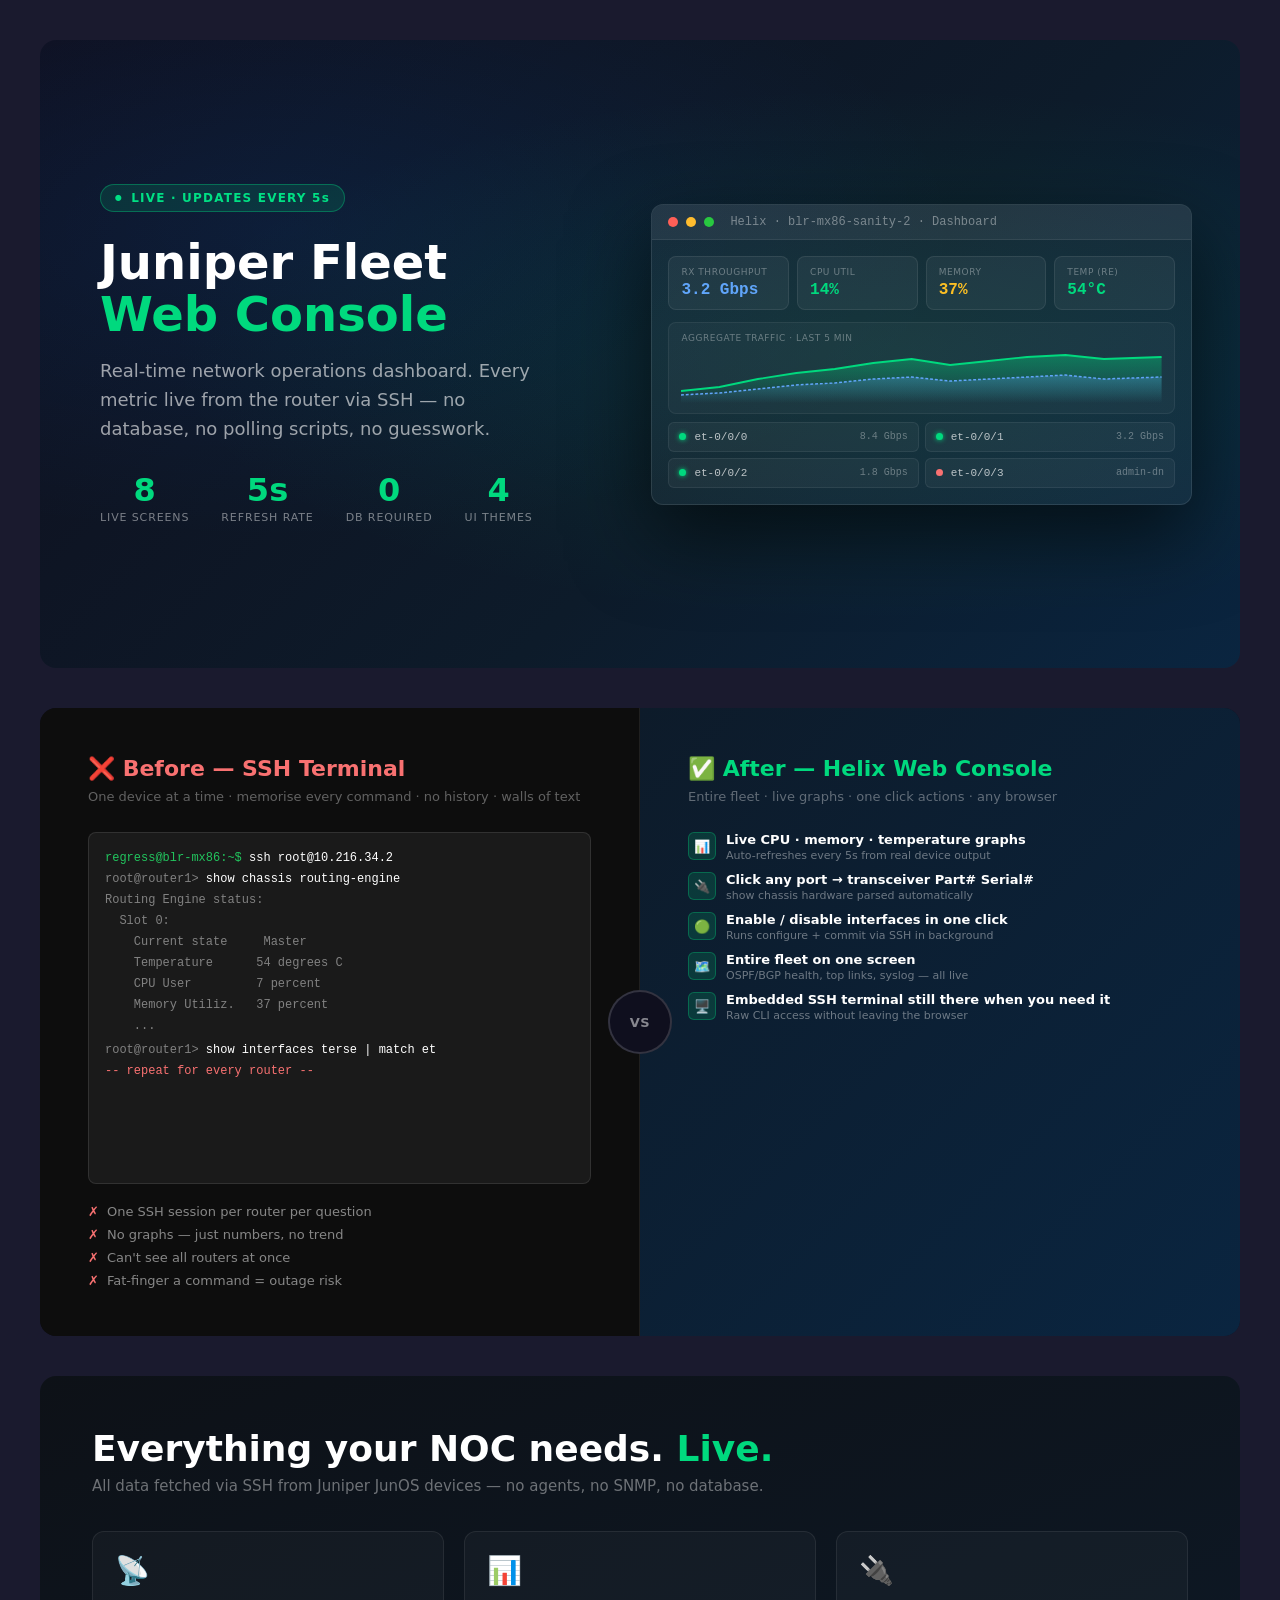
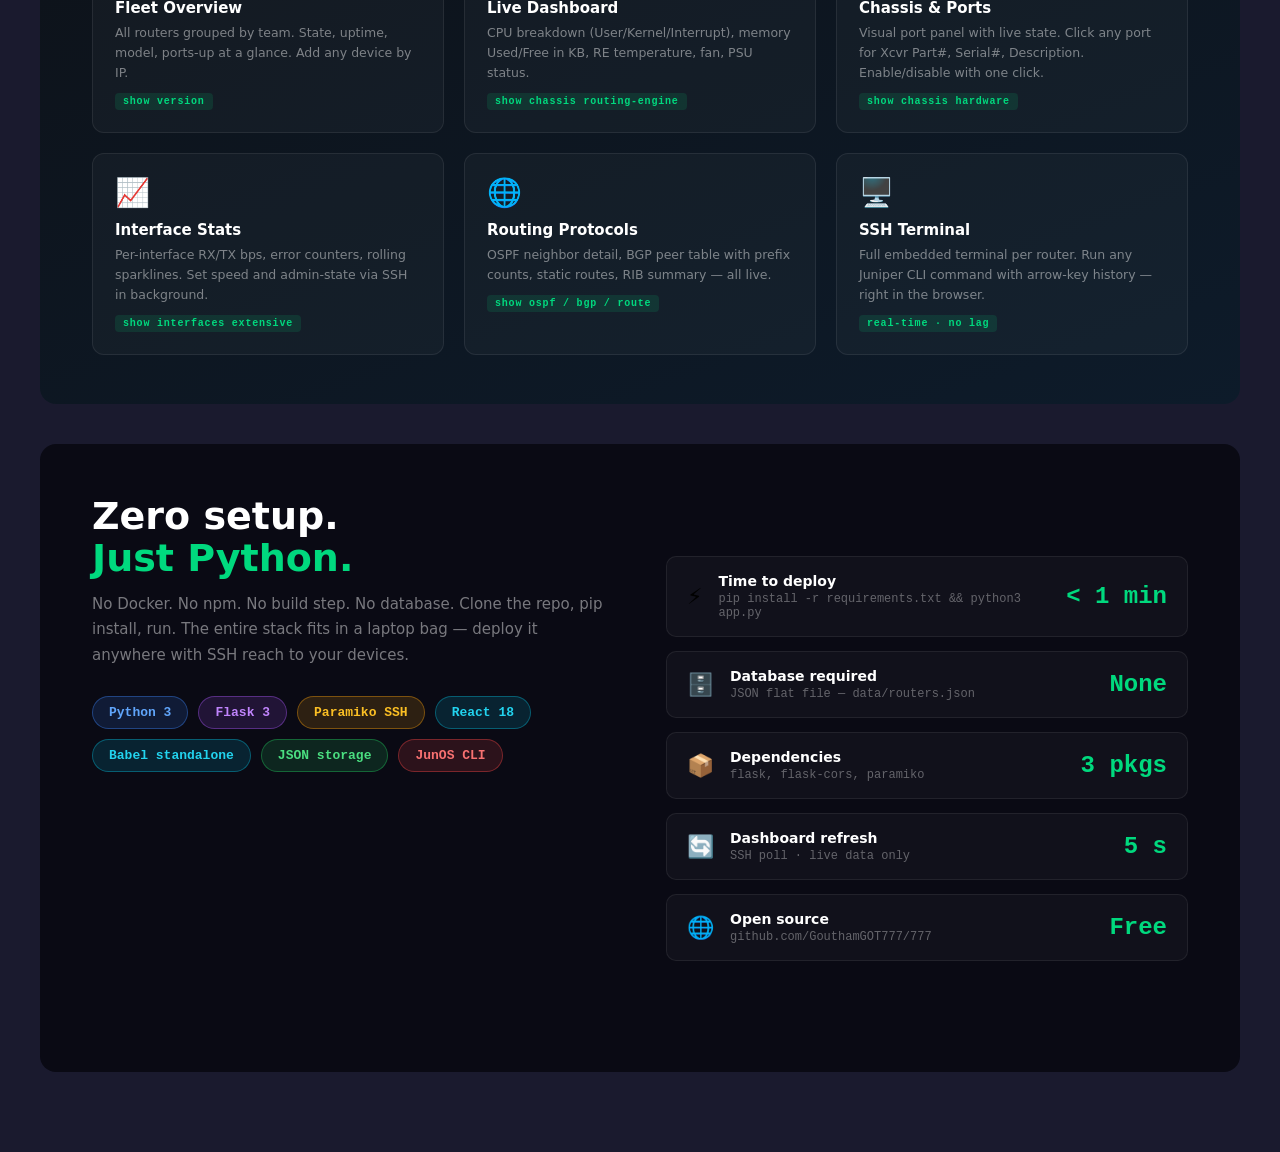
<file: static/linkedin-preview.html>
<!DOCTYPE html>
<html lang="en">
<head>
<meta charset="UTF-8"/>
<meta name="viewport" content="width=1200"/>
<title>LinkedIn Preview Cards</title>
<style>
  * { box-sizing: border-box; margin: 0; padding: 0; }
  body { background: #1a1a2e; font-family: 'Segoe UI', system-ui, sans-serif; padding: 40px; }
  .page { width: 1200px; margin: 0 auto; }
  h1 { color: #fff; margin-bottom: 32px; font-size: 28px; }

  /* ── Card 1: Hero ── */
  .hero {
    width: 1200px; height: 628px;
    background: linear-gradient(135deg, #0f0f1e 0%, #0d1b2a 60%, #0a2540 100%);
    border-radius: 16px;
    display: flex; align-items: center; justify-content: center;
    position: relative; overflow: hidden;
    margin-bottom: 40px;
  }
  .hero::before {
    content: "";
    position: absolute; inset: 0;
    background: radial-gradient(ellipse at 70% 50%, rgba(0,180,120,0.12) 0%, transparent 60%),
                radial-gradient(ellipse at 20% 30%, rgba(0,120,255,0.10) 0%, transparent 50%);
  }
  .hero-left {
    flex: 1; padding: 60px;
    position: relative; z-index: 2;
  }
  .hero-badge {
    display: inline-flex; align-items: center; gap: 8px;
    background: rgba(0,200,120,0.15); border: 1px solid rgba(0,200,120,0.4);
    color: #00e084; font-size: 12px; font-weight: 700; letter-spacing: 0.1em;
    padding: 6px 14px; border-radius: 20px; margin-bottom: 24px;
  }
  .hero-badge::before { content: "●"; font-size: 8px; animation: pulse 1.5s infinite; }
  @keyframes pulse { 0%,100%{opacity:1} 50%{opacity:0.3} }
  .hero h2 { font-size: 48px; font-weight: 800; color: #fff; line-height: 1.1; margin-bottom: 16px; }
  .hero h2 span { color: #00d97e; }
  .hero p { font-size: 18px; color: rgba(255,255,255,0.6); line-height: 1.6; max-width: 440px; margin-bottom: 28px; }
  .hero-stats {
    display: flex; gap: 32px;
  }
  .stat { text-align: center; }
  .stat .num { font-size: 32px; font-weight: 800; color: #00d97e; font-variant-numeric: tabular-nums; }
  .stat .lbl { font-size: 11px; color: rgba(255,255,255,0.45); text-transform: uppercase; letter-spacing: 0.08em; margin-top: 2px; }

  .hero-right {
    flex: 1.1; padding: 32px 48px 32px 0;
    position: relative; z-index: 2;
  }
  .mock-window {
    background: rgba(255,255,255,0.04);
    border: 1px solid rgba(255,255,255,0.1);
    border-radius: 12px;
    overflow: hidden;
    box-shadow: 0 32px 80px rgba(0,0,0,0.6);
  }
  .mock-bar {
    background: rgba(255,255,255,0.06);
    padding: 10px 16px;
    display: flex; align-items: center; gap: 8px;
    border-bottom: 1px solid rgba(255,255,255,0.07);
  }
  .dot { width: 10px; height: 10px; border-radius: 50%; }
  .dot.r { background: #ff5f57; }
  .dot.y { background: #febc2e; }
  .dot.g { background: #28c840; }
  .mock-bar .title { font-size: 12px; color: rgba(255,255,255,0.4); margin-left: 8px; font-family: monospace; }
  .mock-body { padding: 16px; }

  /* mini dashboard mock */
  .mini-stats { display: grid; grid-template-columns: repeat(4,1fr); gap: 8px; margin-bottom: 12px; }
  .mini-stat {
    background: rgba(255,255,255,0.05);
    border: 1px solid rgba(255,255,255,0.08);
    border-radius: 8px; padding: 10px 12px;
  }
  .mini-stat .mlbl { font-size: 9px; color: rgba(255,255,255,0.35); text-transform: uppercase; letter-spacing: 0.06em; margin-bottom: 4px; }
  .mini-stat .mval { font-size: 16px; font-weight: 700; font-family: monospace; }
  .mini-stat.green .mval { color: #00d97e; }
  .mini-stat.yellow .mval { color: #fbbf24; }
  .mini-stat.blue .mval { color: #60a5fa; }
  .mini-stat.red .mval { color: #f87171; }

  .mini-chart { background: rgba(255,255,255,0.03); border: 1px solid rgba(255,255,255,0.06); border-radius: 8px; padding: 10px 12px; margin-bottom: 8px; }
  .mini-chart .clbl { font-size: 9px; color: rgba(255,255,255,0.35); text-transform: uppercase; letter-spacing: 0.06em; margin-bottom: 8px; }
  .mini-chart svg { display: block; }

  .mini-ifaces { display: grid; grid-template-columns: 1fr 1fr; gap: 6px; }
  .mini-iface {
    background: rgba(255,255,255,0.04);
    border: 1px solid rgba(255,255,255,0.07);
    border-radius: 6px; padding: 8px 10px;
    display: flex; align-items: center; gap: 8px;
  }
  .mini-iface .idot { width: 7px; height: 7px; border-radius: 50%; flex-shrink: 0; }
  .mini-iface .idot.up { background: #00d97e; box-shadow: 0 0 5px #00d97e; }
  .mini-iface .idot.down { background: #f87171; }
  .mini-iface .iname { font-family: monospace; font-size: 11px; color: rgba(255,255,255,0.7); flex: 1; }
  .mini-iface .irate { font-family: monospace; font-size: 10px; color: rgba(255,255,255,0.35); }

  /* ── Card 2: Before/After ── */
  .compare {
    width: 1200px; height: 628px;
    background: #0f0f1e;
    border-radius: 16px;
    display: grid; grid-template-columns: 1fr 1fr;
    overflow: hidden; margin-bottom: 40px;
    position: relative;
  }
  .compare-label {
    position: absolute; top: 50%; left: 50%; transform: translate(-50%,-50%);
    z-index: 10; background: #0f0f1e; border: 2px solid rgba(255,255,255,0.15);
    border-radius: 50%; width: 64px; height: 64px;
    display: flex; align-items: center; justify-content: center;
    color: rgba(255,255,255,0.5); font-size: 13px; font-weight: 700; letter-spacing: 0.04em;
  }
  .before {
    background: #0d0d0d;
    padding: 48px;
    display: flex; flex-direction: column;
    border-right: 1px solid rgba(255,255,255,0.08);
  }
  .before h3 { color: #f87171; font-size: 22px; font-weight: 800; margin-bottom: 8px; }
  .before .sub { color: rgba(255,255,255,0.35); font-size: 13px; margin-bottom: 28px; }
  .terminal {
    background: #1a1a1a;
    border: 1px solid rgba(255,255,255,0.1);
    border-radius: 8px;
    padding: 16px;
    font-family: monospace;
    font-size: 12px;
    flex: 1;
    overflow: hidden;
  }
  .terminal .prompt { color: #22c55e; }
  .terminal .cmd { color: #fff; }
  .terminal .out { color: rgba(255,255,255,0.45); }
  .terminal .out.err { color: #f87171; }
  .terminal .line { margin-bottom: 3px; line-height: 1.5; }
  .before-pains {
    margin-top: 20px; display: flex; flex-direction: column; gap: 8px;
  }
  .pain { display: flex; align-items: center; gap: 8px; color: rgba(255,255,255,0.5); font-size: 13px; }
  .pain::before { content: "✗"; color: #f87171; font-weight: 700; }

  .after {
    background: linear-gradient(135deg, #0d1b2a, #0a2540);
    padding: 48px;
    display: flex; flex-direction: column;
  }
  .after h3 { color: #00d97e; font-size: 22px; font-weight: 800; margin-bottom: 8px; }
  .after .sub { color: rgba(255,255,255,0.35); font-size: 13px; margin-bottom: 28px; }
  .after-gains { display: flex; flex-direction: column; gap: 10px; flex: 1; }
  .gain { display: flex; align-items: flex-start; gap: 10px; }
  .gain-icon { width: 28px; height: 28px; border-radius: 6px; background: rgba(0,217,126,0.15); border: 1px solid rgba(0,217,126,0.3); display: flex; align-items: center; justify-content: center; font-size: 13px; flex-shrink: 0; }
  .gain-text .gt { color: #fff; font-size: 13px; font-weight: 600; margin-bottom: 2px; }
  .gain-text .gs { color: rgba(255,255,255,0.4); font-size: 11px; }

  /* ── Card 3: Feature grid ── */
  .features {
    width: 1200px; height: 628px;
    background: linear-gradient(160deg, #0d1117 0%, #0d1b2a 100%);
    border-radius: 16px; padding: 52px;
    margin-bottom: 40px;
  }
  .features h2 { font-size: 36px; font-weight: 800; color: #fff; margin-bottom: 8px; }
  .features h2 span { color: #00d97e; }
  .features .fsub { color: rgba(255,255,255,0.4); font-size: 15px; margin-bottom: 36px; }
  .feat-grid { display: grid; grid-template-columns: repeat(3, 1fr); gap: 20px; }
  .feat {
    background: rgba(255,255,255,0.03);
    border: 1px solid rgba(255,255,255,0.08);
    border-radius: 12px; padding: 22px;
    transition: border-color 0.2s;
  }
  .feat .ficon { font-size: 28px; margin-bottom: 12px; }
  .feat .ftitle { color: #fff; font-size: 15px; font-weight: 700; margin-bottom: 6px; }
  .feat .fdesc { color: rgba(255,255,255,0.45); font-size: 12.5px; line-height: 1.6; }
  .feat .ftag { display: inline-block; background: rgba(0,217,126,0.12); color: #00d97e; font-size: 10px; font-weight: 700; letter-spacing: 0.08em; padding: 3px 8px; border-radius: 4px; margin-top: 10px; font-family: monospace; }

  /* ── Card 4: Stack ── */
  .stack-card {
    width: 1200px; height: 628px;
    background: #0a0a14;
    border-radius: 16px; padding: 52px;
    display: grid; grid-template-columns: 1fr 1fr; gap: 52px;
    margin-bottom: 40px;
  }
  .stack-left h2 { font-size: 38px; font-weight: 800; color: #fff; margin-bottom: 12px; line-height: 1.1; }
  .stack-left h2 span { color: #00d97e; }
  .stack-left p { color: rgba(255,255,255,0.45); font-size: 15px; line-height: 1.7; margin-bottom: 28px; }
  .stack-pills { display: flex; flex-wrap: wrap; gap: 10px; }
  .spill {
    padding: 8px 16px; border-radius: 20px; font-size: 13px; font-weight: 700;
    font-family: monospace;
  }
  .spill.py { background: rgba(59,130,246,0.15); border: 1px solid rgba(59,130,246,0.4); color: #60a5fa; }
  .spill.react { background: rgba(6,182,212,0.15); border: 1px solid rgba(6,182,212,0.4); color: #22d3ee; }
  .spill.flask { background: rgba(168,85,247,0.15); border: 1px solid rgba(168,85,247,0.4); color: #c084fc; }
  .spill.ssh { background: rgba(245,158,11,0.15); border: 1px solid rgba(245,158,11,0.4); color: #fbbf24; }
  .spill.json { background: rgba(34,197,94,0.15); border: 1px solid rgba(34,197,94,0.4); color: #4ade80; }
  .spill.jun { background: rgba(239,68,68,0.15); border: 1px solid rgba(239,68,68,0.4); color: #f87171; }

  .stack-right { display: flex; flex-direction: column; gap: 14px; justify-content: center; }
  .metric-row {
    background: rgba(255,255,255,0.03);
    border: 1px solid rgba(255,255,255,0.07);
    border-radius: 10px; padding: 16px 20px;
    display: flex; align-items: center; gap: 16px;
  }
  .metric-row .mic { font-size: 22px; }
  .metric-row .mmt { flex: 1; }
  .metric-row .mmt .mn { color: #fff; font-size: 14px; font-weight: 600; margin-bottom: 3px; }
  .metric-row .mmt .ms { color: rgba(255,255,255,0.35); font-size: 12px; font-family: monospace; }
  .metric-row .mv { font-size: 24px; font-weight: 800; color: #00d97e; font-family: monospace; }
</style>
</head>
<body>
<div class="page">

<!-- CARD 1: Hero dashboard -->
<div class="hero">
  <div class="hero-left">
    <div class="hero-badge">LIVE · UPDATES EVERY 5s</div>
    <h2>Juniper Fleet<br/><span>Web Console</span></h2>
    <p>Real-time network operations dashboard. Every metric live from the router via SSH — no database, no polling scripts, no guesswork.</p>
    <div class="hero-stats">
      <div class="stat"><div class="num">8</div><div class="lbl">Live screens</div></div>
      <div class="stat"><div class="num">5s</div><div class="lbl">Refresh rate</div></div>
      <div class="stat"><div class="num">0</div><div class="lbl">DB required</div></div>
      <div class="stat"><div class="num">4</div><div class="lbl">UI themes</div></div>
    </div>
  </div>
  <div class="hero-right">
    <div class="mock-window">
      <div class="mock-bar">
        <div class="dot r"></div><div class="dot y"></div><div class="dot g"></div>
        <div class="title">Helix · blr-mx86-sanity-2 · Dashboard</div>
      </div>
      <div class="mock-body">
        <div class="mini-stats">
          <div class="mini-stat blue"><div class="mlbl">RX Throughput</div><div class="mval">3.2 Gbps</div></div>
          <div class="mini-stat green"><div class="mlbl">CPU util</div><div class="mval">14%</div></div>
          <div class="mini-stat yellow"><div class="mlbl">Memory</div><div class="mval">37%</div></div>
          <div class="mini-stat green"><div class="mlbl">Temp (RE)</div><div class="mval">54°C</div></div>
        </div>
        <div class="mini-chart">
          <div class="clbl">Aggregate traffic · last 5 min</div>
          <svg width="100%" height="52" viewBox="0 0 500 52" preserveAspectRatio="none">
            <defs>
              <linearGradient id="g1" x1="0" y1="0" x2="0" y2="1">
                <stop offset="0%" stop-color="#00d97e" stop-opacity="0.4"/>
                <stop offset="100%" stop-color="#00d97e" stop-opacity="0"/>
              </linearGradient>
              <linearGradient id="g2" x1="0" y1="0" x2="0" y2="1">
                <stop offset="0%" stop-color="#60a5fa" stop-opacity="0.3"/>
                <stop offset="100%" stop-color="#60a5fa" stop-opacity="0"/>
              </linearGradient>
            </defs>
            <path d="M0,40 L40,36 L80,28 L120,22 L160,18 L200,12 L240,8 L280,14 L320,10 L360,6 L400,4 L440,8 L500,6 L500,52 L0,52Z" fill="url(#g1)"/>
            <path d="M0,40 L40,36 L80,28 L120,22 L160,18 L200,12 L240,8 L280,14 L320,10 L360,6 L400,4 L440,8 L500,6" fill="none" stroke="#00d97e" stroke-width="1.8"/>
            <path d="M0,44 L40,42 L80,38 L120,34 L160,32 L200,28 L240,26 L280,30 L320,28 L360,26 L400,24 L440,28 L500,26 L500,52 L0,52Z" fill="url(#g2)"/>
            <path d="M0,44 L40,42 L80,38 L120,34 L160,32 L200,28 L240,26 L280,30 L320,28 L360,26 L400,24 L440,28 L500,26" fill="none" stroke="#60a5fa" stroke-width="1.5" stroke-dasharray="3,2"/>
          </svg>
        </div>
        <div class="mini-ifaces">
          <div class="mini-iface"><div class="idot up"></div><div class="iname">et-0/0/0</div><div class="irate">8.4 Gbps</div></div>
          <div class="mini-iface"><div class="idot up"></div><div class="iname">et-0/0/1</div><div class="irate">3.2 Gbps</div></div>
          <div class="mini-iface"><div class="idot up"></div><div class="iname">et-0/0/2</div><div class="irate">1.8 Gbps</div></div>
          <div class="mini-iface"><div class="idot down"></div><div class="iname">et-0/0/3</div><div class="irate">admin-dn</div></div>
        </div>
      </div>
    </div>
  </div>
</div>

<!-- CARD 2: Before / After -->
<div class="compare">
  <div class="compare-label">VS</div>
  <div class="before">
    <h3>❌ Before — SSH Terminal</h3>
    <div class="sub">One device at a time · memorise every command · no history · walls of text</div>
    <div class="terminal">
      <div class="line"><span class="prompt">regress@blr-mx86:~$ </span><span class="cmd">ssh root@10.216.34.2</span></div>
      <div class="line"><span class="out">root@router1> </span><span class="cmd">show chassis routing-engine</span></div>
      <div class="line"><span class="out">Routing Engine status:</span></div>
      <div class="line"><span class="out">&nbsp;&nbsp;Slot 0:</span></div>
      <div class="line"><span class="out">&nbsp;&nbsp;&nbsp;&nbsp;Current state&nbsp;&nbsp;&nbsp;&nbsp;&nbsp;Master</span></div>
      <div class="line"><span class="out">&nbsp;&nbsp;&nbsp;&nbsp;Temperature&nbsp;&nbsp;&nbsp;&nbsp;&nbsp;&nbsp;54 degrees C</span></div>
      <div class="line"><span class="out">&nbsp;&nbsp;&nbsp;&nbsp;CPU User&nbsp;&nbsp;&nbsp;&nbsp;&nbsp;&nbsp;&nbsp;&nbsp;&nbsp;7 percent</span></div>
      <div class="line"><span class="out">&nbsp;&nbsp;&nbsp;&nbsp;Memory Utiliz.&nbsp;&nbsp;&nbsp;37 percent</span></div>
      <div class="line"><span class="out">&nbsp;&nbsp;&nbsp;&nbsp;...</span></div>
      <div class="line" style="margin-top:6px"><span class="out">root@router1> </span><span class="cmd">show interfaces terse | match et</span></div>
      <div class="line"><span class="out err">-- repeat for every router --</span></div>
    </div>
    <div class="before-pains">
      <div class="pain">One SSH session per router per question</div>
      <div class="pain">No graphs — just numbers, no trend</div>
      <div class="pain">Can't see all routers at once</div>
      <div class="pain">Fat-finger a command = outage risk</div>
    </div>
  </div>
  <div class="after">
    <h3>✅ After — Helix Web Console</h3>
    <div class="sub">Entire fleet · live graphs · one click actions · any browser</div>
    <div class="after-gains">
      <div class="gain"><div class="gain-icon">📊</div><div class="gain-text"><div class="gt">Live CPU · memory · temperature graphs</div><div class="gs">Auto-refreshes every 5s from real device output</div></div></div>
      <div class="gain"><div class="gain-icon">🔌</div><div class="gain-text"><div class="gt">Click any port → transceiver Part# Serial#</div><div class="gs">show chassis hardware parsed automatically</div></div></div>
      <div class="gain"><div class="gain-icon">🟢</div><div class="gain-text"><div class="gt">Enable / disable interfaces in one click</div><div class="gs">Runs configure + commit via SSH in background</div></div></div>
      <div class="gain"><div class="gain-icon">🗺️</div><div class="gain-text"><div class="gt">Entire fleet on one screen</div><div class="gs">OSPF/BGP health, top links, syslog — all live</div></div></div>
      <div class="gain"><div class="gain-icon">🖥️</div><div class="gain-text"><div class="gt">Embedded SSH terminal still there when you need it</div><div class="gs">Raw CLI access without leaving the browser</div></div></div>
    </div>
  </div>
</div>

<!-- CARD 3: Features -->
<div class="features">
  <h2>Everything your NOC needs. <span>Live.</span></h2>
  <div class="fsub">All data fetched via SSH from Juniper JunOS devices — no agents, no SNMP, no database.</div>
  <div class="feat-grid">
    <div class="feat">
      <div class="ficon">📡</div>
      <div class="ftitle">Fleet Overview</div>
      <div class="fdesc">All routers grouped by team. State, uptime, model, ports-up at a glance. Add any device by IP.</div>
      <div class="ftag">show version</div>
    </div>
    <div class="feat">
      <div class="ficon">📊</div>
      <div class="ftitle">Live Dashboard</div>
      <div class="fdesc">CPU breakdown (User/Kernel/Interrupt), memory Used/Free in KB, RE temperature, fan, PSU status.</div>
      <div class="ftag">show chassis routing-engine</div>
    </div>
    <div class="feat">
      <div class="ficon">🔌</div>
      <div class="ftitle">Chassis & Ports</div>
      <div class="fdesc">Visual port panel with live state. Click any port for Xcvr Part#, Serial#, Description. Enable/disable with one click.</div>
      <div class="ftag">show chassis hardware</div>
    </div>
    <div class="feat">
      <div class="ficon">📈</div>
      <div class="ftitle">Interface Stats</div>
      <div class="fdesc">Per-interface RX/TX bps, error counters, rolling sparklines. Set speed and admin-state via SSH in background.</div>
      <div class="ftag">show interfaces extensive</div>
    </div>
    <div class="feat">
      <div class="ficon">🌐</div>
      <div class="ftitle">Routing Protocols</div>
      <div class="fdesc">OSPF neighbor detail, BGP peer table with prefix counts, static routes, RIB summary — all live.</div>
      <div class="ftag">show ospf / bgp / route</div>
    </div>
    <div class="feat">
      <div class="ficon">🖥️</div>
      <div class="ftitle">SSH Terminal</div>
      <div class="fdesc">Full embedded terminal per router. Run any Juniper CLI command with arrow-key history — right in the browser.</div>
      <div class="ftag">real-time · no lag</div>
    </div>
  </div>
</div>

<!-- CARD 4: Stack -->
<div class="stack-card">
  <div class="stack-left">
    <h2>Zero setup.<br/><span>Just Python.</span></h2>
    <p>No Docker. No npm. No build step. No database. Clone the repo, pip install, run. The entire stack fits in a laptop bag — deploy it anywhere with SSH reach to your devices.</p>
    <div class="stack-pills">
      <div class="spill py">Python 3</div>
      <div class="spill flask">Flask 3</div>
      <div class="spill ssh">Paramiko SSH</div>
      <div class="spill react">React 18</div>
      <div class="spill react">Babel standalone</div>
      <div class="spill json">JSON storage</div>
      <div class="spill jun">JunOS CLI</div>
    </div>
  </div>
  <div class="stack-right">
    <div class="metric-row"><div class="mic">⚡</div><div class="mmt"><div class="mn">Time to deploy</div><div class="ms">pip install -r requirements.txt && python3 app.py</div></div><div class="mv">&lt; 1 min</div></div>
    <div class="metric-row"><div class="mic">🗄️</div><div class="mmt"><div class="mn">Database required</div><div class="ms">JSON flat file — data/routers.json</div></div><div class="mv">None</div></div>
    <div class="metric-row"><div class="mic">📦</div><div class="mmt"><div class="mn">Dependencies</div><div class="ms">flask, flask-cors, paramiko</div></div><div class="mv">3 pkgs</div></div>
    <div class="metric-row"><div class="mic">🔄</div><div class="mmt"><div class="mn">Dashboard refresh</div><div class="ms">SSH poll · live data only</div></div><div class="mv">5 s</div></div>
    <div class="metric-row"><div class="mic">🌐</div><div class="mmt"><div class="mn">Open source</div><div class="ms">github.com/GouthamGOT777/777</div></div><div class="mv">Free</div></div>
  </div>
</div>

</div>
</body>
</html>
</file>
